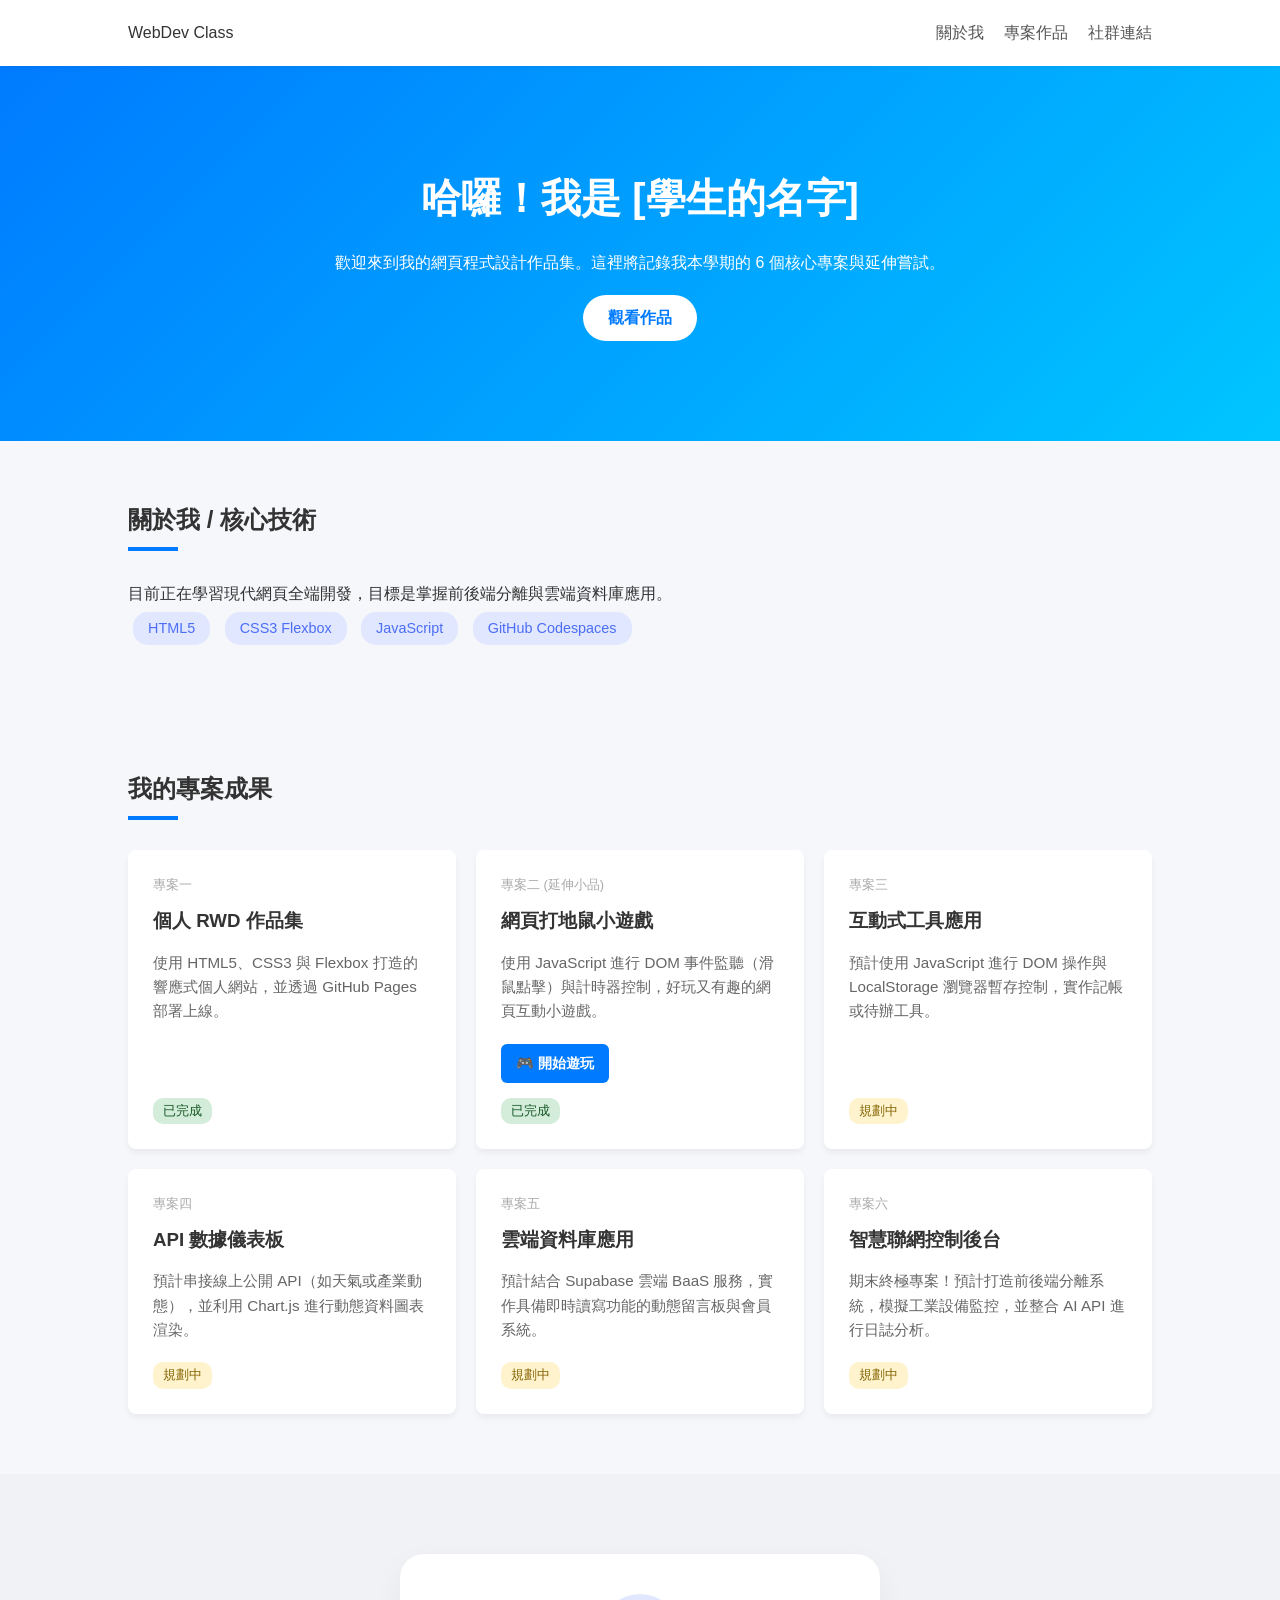
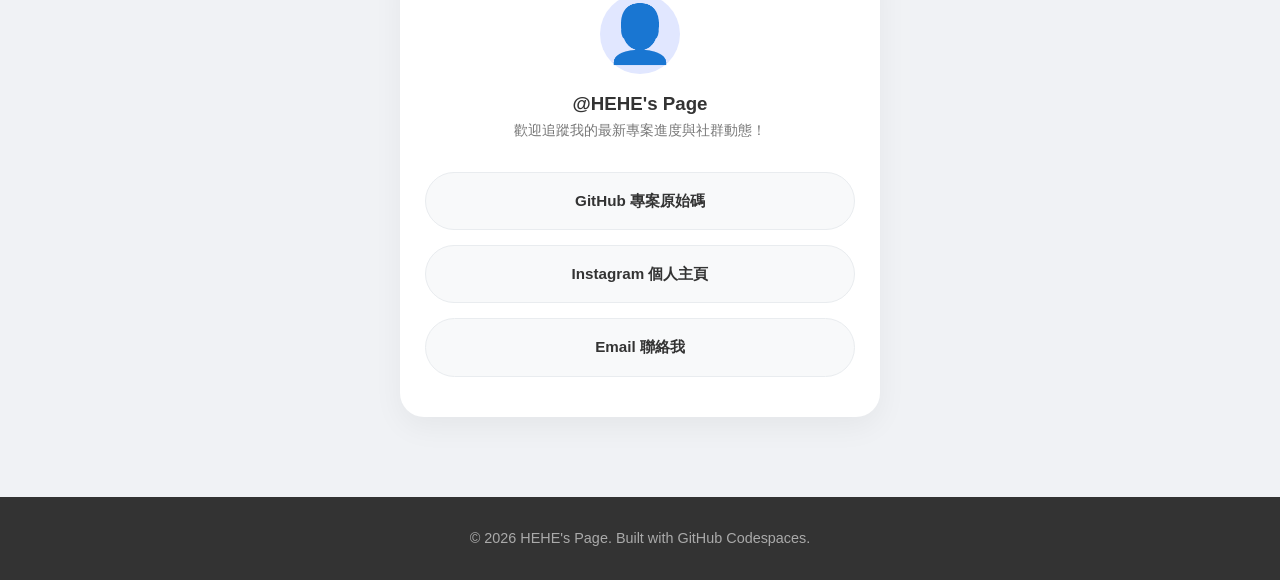
<file: index.html>
<!DOCTYPE html>
<html lang="zh-TW">
<head>
    <meta charset="UTF-8">
    <meta name="viewport" content="width=device-width, initial-scale=1.0">
    <title>我的網頁設計作品集</title>
    <link rel="stylesheet" href="style.css">
</head>
<body>

    <nav class="navbar">
        <div class="logo">WebDev Class</div>
        <ul class="nav-links">
            <li><a href="#about">關於我</a></li>
            <li><a href="#projects">專案作品</a></li>
            <li><a href="#social-links">社群連結</a></li>
        </ul>
    </nav>

    <header class="hero">
        <div class="hero-content">
            <h1>哈囉！我是 [學生的名字]</h1>
            <p>歡迎來到我的網頁程式設計作品集。這裡將記錄我本學期的 6 個核心專案與延伸嘗試。</p>
            <a href="#projects" class="btn">觀看作品</a>
        </div>
    </header>

    <section id="about" class="about-section">
        <h2>關於我 / 核心技術</h2>
        <p>目前正在學習現代網頁全端開發，目標是掌握前後端分離與雲端資料庫應用。</p>
        <div class="skills">
            <span class="chip">HTML5</span>
            <span class="chip">CSS3 Flexbox</span>
            <span class="chip">JavaScript</span>
            <span class="chip">GitHub Codespaces</span>
        </div>
    </section>

    <section id="projects" class="projects-section">
        <h2>我的專案成果</h2>
        <div class="project-grid">
            <div class="card">
                <div class="card-tag">專案一</div>
                <h3>個人 RWD 作品集</h3>
                <p>使用 HTML5、CSS3 與 Flexbox 打造的響應式個人網站，並透過 GitHub Pages 部署上線。</p>
                <span class="status complete">已完成</span>
            </div>

            <div class="card">
                <div class="card-tag">專案二 (延伸小品)</div>
                <h3>網頁打地鼠小遊戲</h3>
                <p>使用 JavaScript 進行 DOM 事件監聽（滑鼠點擊）與計時器控制，好玩又有趣的網頁互動小遊戲。</p>
                <a href="game1.html" class="card-btn">🎮 開始遊玩</a>
                <span class="status complete">已完成</span>
            </div>

            <div class="card">
                <div class="card-tag">專案三</div>
                <h3>互動式工具應用</h3>
                <p>預計使用 JavaScript 進行 DOM 操作與 LocalStorage 瀏覽器暫存控制，實作記帳或待辦工具。</p>
                <span class="status pending">規劃中</span>
            </div>

            <div class="card">
                <div class="card-tag">專案四</div>
                <h3>API 數據儀表板</h3>
                <p>預計串接線上公開 API（如天氣或產業動態），並利用 Chart.js 進行動態資料圖表渲染。</p>
                <span class="status pending">規劃中</span>
            </div>

            <div class="card">
                <div class="card-tag">專案五</div>
                <h3>雲端資料庫應用</h3>
                <p>預計結合 Supabase 雲端 BaaS 服務，實作具備即時讀寫功能的動態留言板與會員系統。</p>
                <span class="status pending">規劃中</span>
            </div>

            <div class="card">
                <div class="card-tag">專案六</div>
                <h3>智慧聯網控制後台</h3>
                <p>期末終極專案！預計打造前後端分離系統，模擬工業設備監控，並整合 AI API 進行日誌分析。</p>
                <span class="status pending">規劃中</span>
            </div>
        </div>
    </section>

    <section id="social-links" class="social-section">
        <div class="profile-container">
            <div class="profile-avatar">👤</div> 
            <h3 class="profile-name">@HEHE's Page</h3>
            <p class="profile-bio">歡迎追蹤我的最新專案進度與社群動態！</p>
            
            <div class="link-list">
                <a href="https://github.com/" target="_blank" class="link-item">GitHub 專案原始碼</a>
                <a href="https://instagram.com/" target="_blank" class="link-item">Instagram 個人主頁</a>
                <a href="mailto:your-email@example.com" class="link-item">Email 聯絡我</a>
            </div>
        </div>
    </section>

    <footer>
        <p>&copy; 2026 HEHE's Page. Built with GitHub Codespaces.</p>
    </footer>

</body>
</html>
</file>
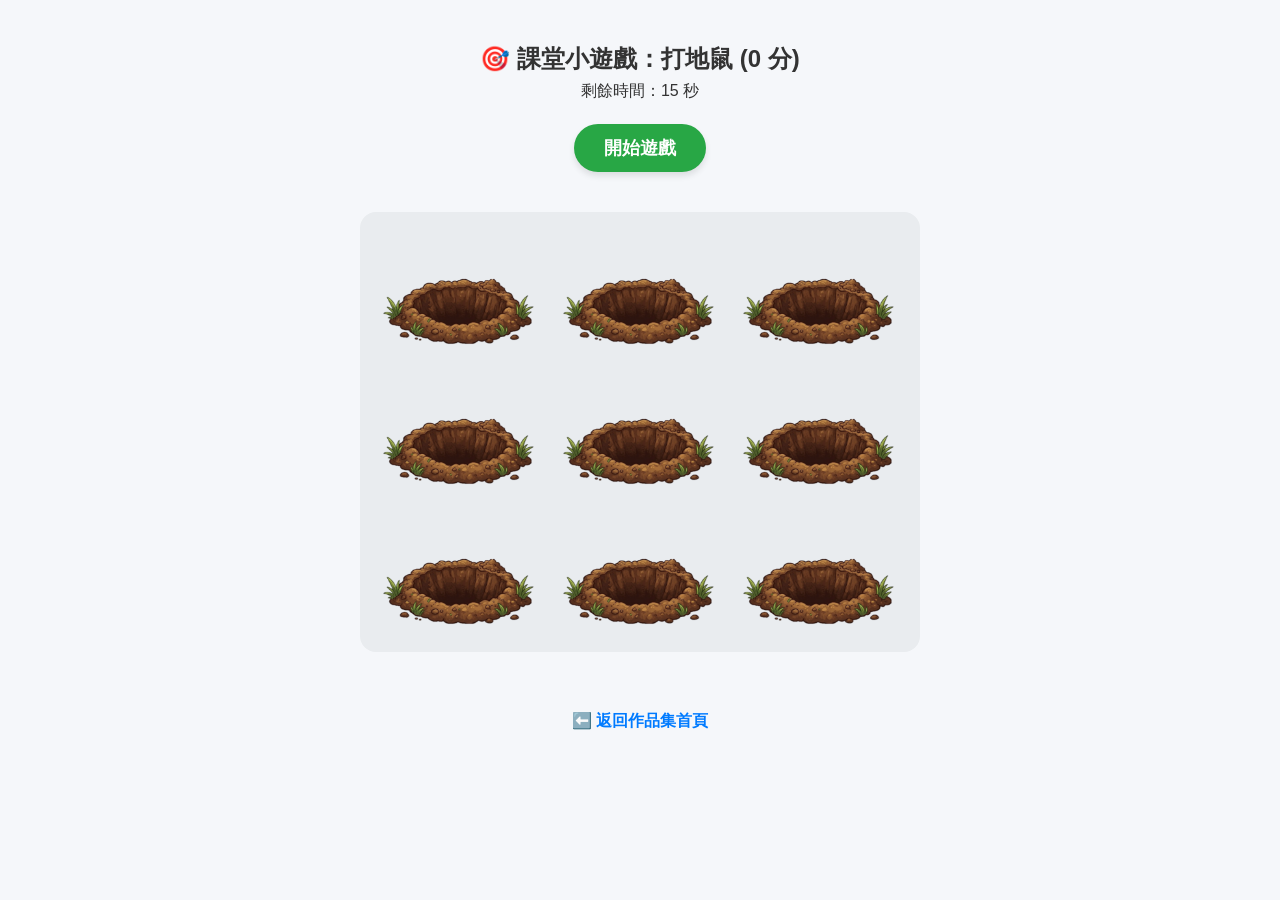
<file: game1.html>
<!DOCTYPE html>
<html lang="zh-TW">
<head>
    <meta charset="UTF-8">
    <meta name="viewport" content="width=device-width, initial-scale=1.0">
    <title>打地鼠小遊戲</title>
    <link rel="stylesheet" href="style.css">
</head>
<body>

    <div class="game-container">
        <h2>🎯 課堂小遊戲：打地鼠 (<span id="score">0</span> 分)</h2>
        <p>剩餘時間：<span id="time">15</span> 秒</p>
        <button onclick="startGame()" class="game-btn">開始遊戲</button>
        
        <div class="grid">
            <div class="hole" id="h0"></div>
            <div class="hole" id="h1"></div>
            <div class="hole" id="h2"></div>
            <div class="hole" id="h3"></div>
            <div class="hole" id="h4"></div>
            <div class="hole" id="h5"></div>
            <div class="hole" id="h6"></div>
            <div class="hole" id="h7"></div>
            <div class="hole" id="h8"></div>
        </div>
        
        <br>
        <a href="index.html" class="back-btn">⬅️ 返回作品集首頁</a>
    </div>

    <script src="game1.js"></script>
</body>
</html>
</file>
<file: style.css>
/* ==========================================================================
   🌐 1. 全域基礎重設與導覽列
   ========================================================================== */
* {
    margin: 0;
    padding: 0;
    box-sizing: border-box;
    font-family: 'Segoe UI', Roboto, sans-serif;
}

body {
    background-color: #f5f7fa;
    color: #333;
    line-height: 1.6;
}

.navbar {
    display: flex;
    justify-content: space-between;
    align-items: center;
    padding: 20px 10%;
    background-color: #ffffff;
    box-shadow: 0 2px 5px rgba(0,0,0,0.05);
    position: sticky;
    top: 0;
    z-index: 100;
}

.nav-links {
    display: flex;
    list-style: none;
}

.nav-links li {
    margin-left: 20px;
}

.nav-links a {
    text-decoration: none;
    color: #555;
    transition: color 0.3s;
}

.nav-links a:hover {
    color: #007bff;
}

/* ==========================================================================
   🚀 2. 首頁主視覺 (Hero) 與關於我
   ========================================================================== */
.hero {
    background: linear-gradient(135deg, #007bff 0%, #00c6ff 100%);
    color: white;
    padding: 100px 10%;
    text-align: center;
}

.hero h1 {
    font-size: 2.5rem;
    margin-bottom: 20px;
}

.btn {
    display: inline-block;
    background: white;
    color: #007bff;
    padding: 10px 25px;
    text-decoration: none;
    border-radius: 25px;
    font-weight: bold;
    margin-top: 20px;
    transition: transform 0.3s;
}

.btn:hover {
    transform: translateY(-3px);
}

section {
    padding: 60px 10%;
}

section h2 {
    margin-bottom: 30px;
    position: relative;
}

section h2::after {
    content: '';
    display: block;
    width: 50px;
    height: 4px;
    background: #007bff;
    margin-top: 8px;
}

.skills .chip {
    display: inline-block;
    background: #e1e7ff;
    color: #4c6ef5;
    padding: 5px 15px;
    border-radius: 15px;
    margin: 5px;
    font-size: 0.9rem;
}

/* ==========================================================================
   📦 3. 6張 RWD 專案卡片佈局
   ========================================================================== */
.project-grid {
    display: flex;
    flex-wrap: wrap;
    gap: 20px;
}

.card {
    background: white;
    padding: 25px;
    border-radius: 8px;
    box-shadow: 0 4px 6px rgba(0,0,0,0.05);
    flex: 1 1 calc(33.333% - 20px); /* 電腦版一排三個 */
    min-width: 280px; 
    display: flex;
    flex-direction: column;
}

.card-tag {
    font-size: 0.8rem;
    color: #aaa;
    text-transform: uppercase;
    margin-bottom: 10px;
}

.card h3 {
    margin-bottom: 15px;
}

.card p {
    color: #666;
    font-size: 0.95rem;
    flex-grow: 1;
    margin-bottom: 20px;
}

.card-btn {
    display: inline-block;
    background-color: #007bff;
    color: white;
    padding: 8px 15px;
    text-decoration: none;
    border-radius: 6px;
    font-size: 0.9rem;
    font-weight: bold;
    margin-bottom: 15px;
    text-align: center;
    transition: background 0.2s;
    align-self: flex-start;
}

.card-btn:hover {
    background-color: #0056b3;
}

.status {
    align-self: flex-start;
    padding: 3px 10px;
    border-radius: 10px;
    font-size: 0.8rem;
}

.status.complete { background: #d4edda; color: #155724; }
.status.pending { background: #fff3cd; color: #856404; }

/* ==========================================================================
   🔗 4. Lit.link 風格社群連結區
   ========================================================================== */
.social-section {
    background-color: #f0f2f5;
    display: flex;
    justify-content: center;
    padding: 80px 10%;
}

.profile-container {
    background: #ffffff;
    max-width: 480px;
    width: 100%;
    padding: 40px 25px;
    border-radius: 24px;
    box-shadow: 0 10px 30px rgba(0, 0, 0, 0.05);
    text-align: center;
}

.profile-avatar {
    font-size: 3.5rem;
    background: #e1e7ff;
    width: 80px;
    height: 80px;
    line-height: 80px;
    border-radius: 50%;
    margin: 0 auto 15px;
}

.profile-bio {
    color: #777;
    font-size: 0.9rem;
    margin-bottom: 30px;
}

.link-list {
    display: flex;
    flex-direction: column;
    gap: 15px;
}

.link-item {
    display: block;
    padding: 16px;
    background: #f8f9fa;
    border: 1.5px solid #e9ecef;
    border-radius: 50px;
    color: #333;
    text-decoration: none;
    font-weight: 600;
    font-size: 0.95rem;
    transition: all 0.3s;
}

.link-item:hover {
    background: #007bff;
    color: white;
    border-color: #007bff;
    transform: translateY(-2px);
}

/* ==========================================================================
   🎮 5. 打地鼠遊戲專屬樣式
   ========================================================================== */
.game-container {
    text-align: center;
    padding: 40px 20px;
    max-width: 600px;
    margin: 0 auto;
}

.game-btn {
    padding: 12px 30px;
    font-size: 1.1rem;
    background-color: #28a745;
    color: white;
    border: none;
    border-radius: 25px;
    cursor: pointer;
    margin: 20px 0;
    font-weight: bold;
    box-shadow: 0 4px 6px rgba(0,0,0,0.1);
}

.game-btn:hover {
    background-color: #218838;
}

.grid {
    display: grid;
    grid-template-columns: repeat(3, 1fr);
    gap: 20px;
    margin-top: 20px;
    background-color: #e9ecef;
    padding: 20px;
    border-radius: 16px;
}

.hole {
    background-color: transparent;
    background-image: url('gameimages/hole.png');
    background-repeat: no-repeat;
    background-position: center bottom;
    background-size: 100% auto;
    height: 120px;
    border: none;
    cursor: pointer;
    position: relative;
    transition: transform 0.2s;
    overflow: hidden;
}

.hole::after {
    content: '';
    position: absolute;
    inset: 0;
    background-repeat: no-repeat;
    background-position: center 12px;
    background-size: 80% auto;
    pointer-events: none;
    opacity: 0;
    transition: opacity 0.15s ease, background-image 0.15s ease;
}

.hole.has-mole::after {
    background-image: url('gameimages/groundhog_ori.png');
    opacity: 1;
}

.hole.has-cat::after {
    background-image: url('gameimages/cat_ori.png');
    opacity: 1;
}

.hole.has-mole.hit::after {
    background-image: url('gameimages/groundhog_bonk.png');
}

.hole.has-cat.hit::after {
    background-image: url('gameimages/cat_bonk.png');
}

.hole.has-mole,
.hole.has-cat {
    transform: none;
}

.back-btn {
    display: inline-block;
    margin-top: 30px;
    color: #007bff;
    text-decoration: none;
    font-weight: bold;
}

.back-btn:hover {
    text-decoration: underline;
}

footer {
    text-align: center;
    padding: 30px;
    background: #333;
    color: #aaa;
    font-size: 0.9rem;
}

/* ==========================================================================
   📱 6. RWD 響應式中斷點 (必須放在最底部)
   ========================================================================== */
@media (max-width: 992px) {
    .card {
        flex: 1 1 calc(50% - 20px); /* 平板版一排兩個 */
    }
}

@media (max-width: 768px) {
    .navbar {
        flex-direction: column;
        gap: 15px;
    }
    .nav-links li {
        margin: 0 10px;
    }
    .hero h1 {
        font-size: 2rem;
    }
    .card {
        flex: 1 1 100%; /* 手機版一排一個 */
    }

    .game-container {
        padding: 20px 10px;
        max-width: 100%;
    }

    .grid {
        gap: 10px;
        padding: 10px;
        border-radius: 12px;
    }

    .hole {
        height: clamp(88px, 24vw, 110px);
        background-size: 100% auto;
    }

    .hole.has-mole,
    .hole.has-cat {
        background-position: center 4px, center bottom;
        background-size: 86% auto, 100% auto;
        transform: none;
    }

    .hole.has-mole.hit,
    .hole.has-cat.hit {
        background-size: 86% auto, 100% auto;
    }
}
</file>
